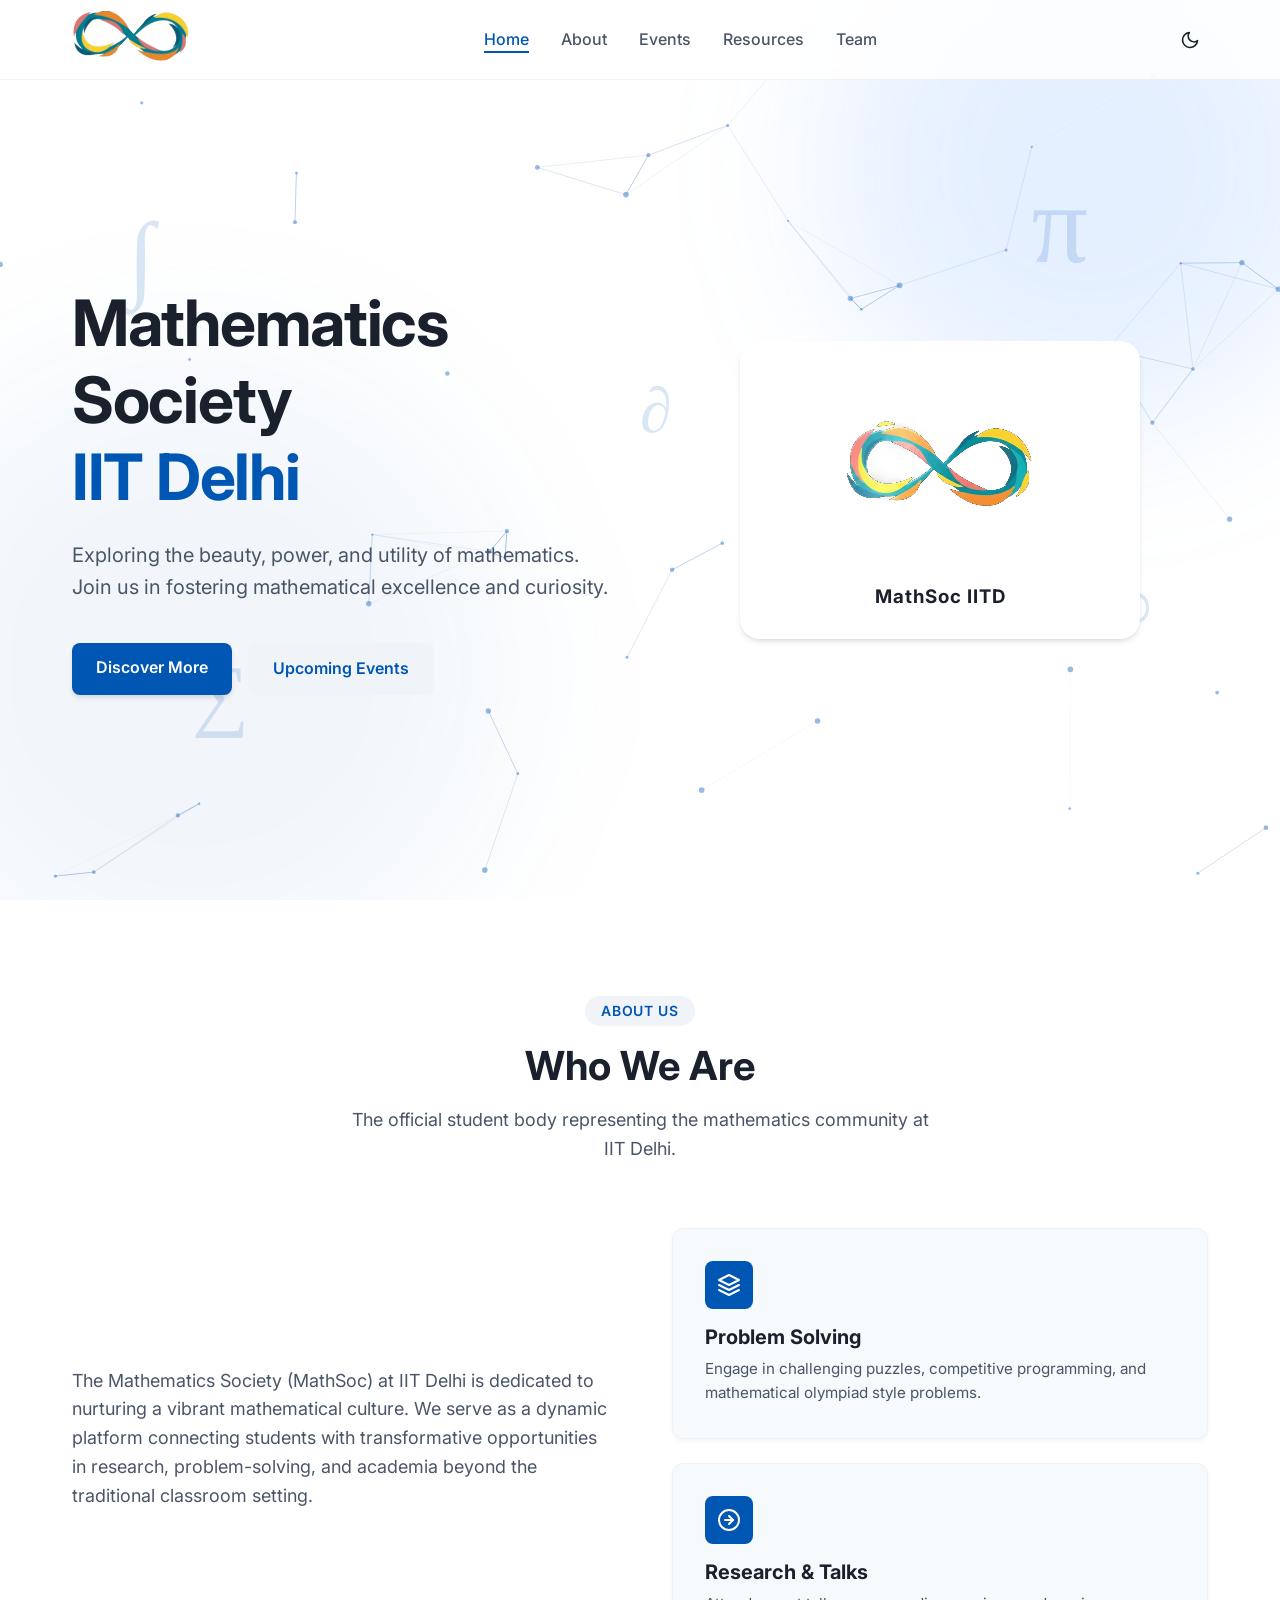
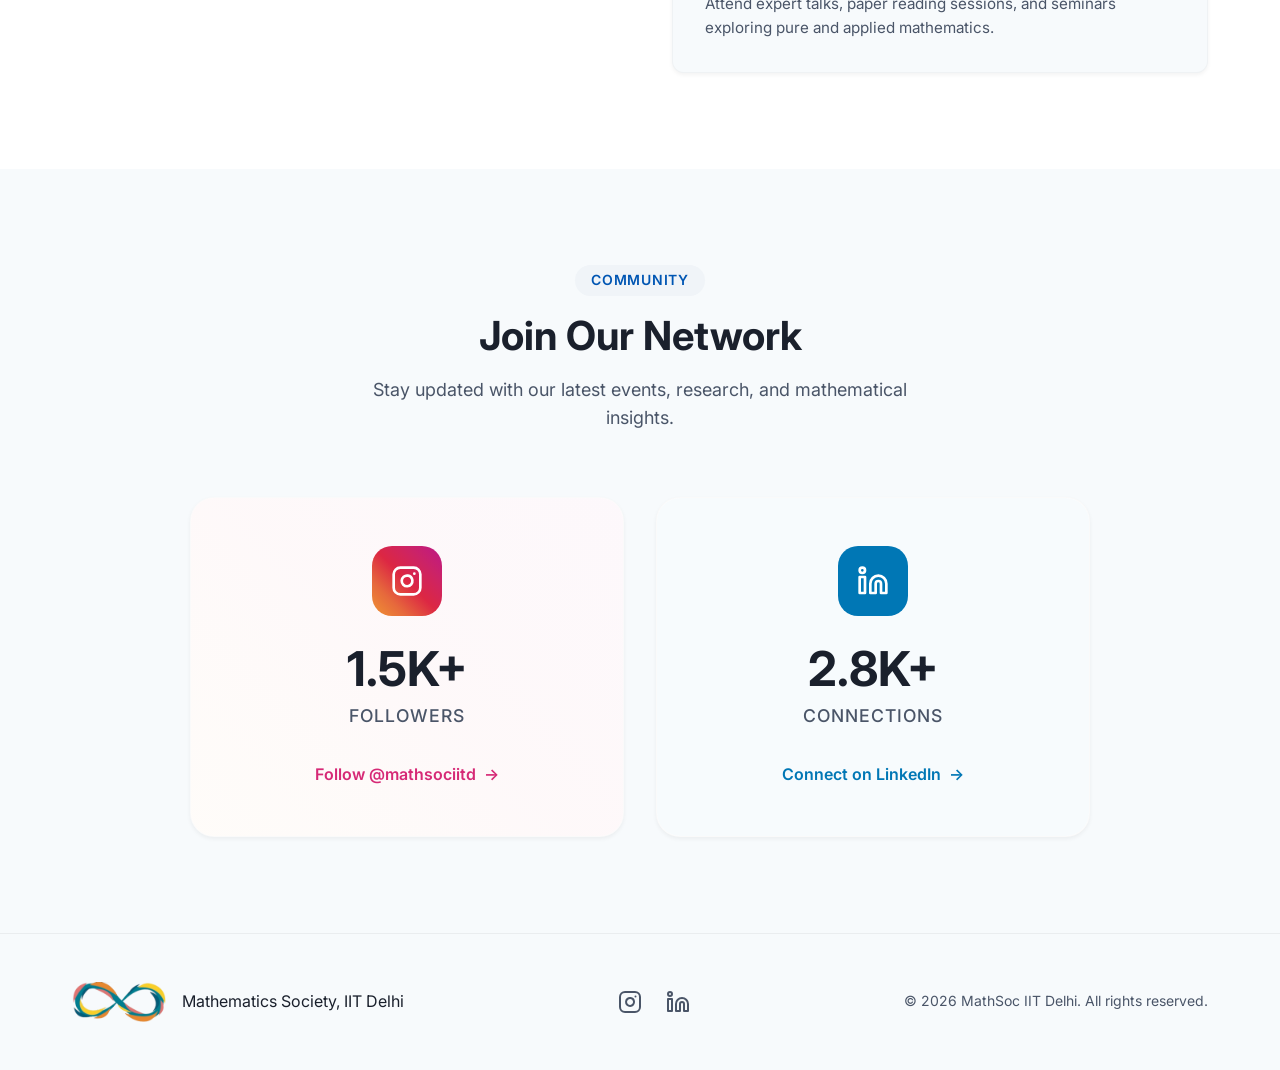
<file: index.html>
<!DOCTYPE html>
<html lang="en">
<head>
  <meta charset="UTF-8">
  <meta name="viewport" content="width=device-width, initial-scale=1.0">
  <title>MathSoc - Mathematics Society, IIT Delhi</title>
  <meta name="description" content="Mathematics Society, IIT Delhi - Fostering Excellence in Mathematics">
  <!-- Google Fonts: Inter for a modern, clean typography -->
  <link rel="preconnect" href="https://fonts.googleapis.com">
  <link rel="preconnect" href="https://fonts.gstatic.com" crossorigin>
  <link href="https://fonts.googleapis.com/css2?family=Inter:wght@300;400;500;600;700&display=swap" rel="stylesheet">
  <link rel="stylesheet" href="styles.css?v=2">
</head>
<body>
  <!-- Navbar -->
  <header class="navbar">
    <div class="container nav-container">
      <div class="logo-container">
        <img src="mathsoc.png" alt="MathSoc Logo" class="logo">
      </div>
      <nav class="nav-links">
        <ul>
          <li><a href="#home" class="active">Home</a></li>
          <li><a href="#about">About</a></li>
          <li><a href="#events">Events</a></li>
          <li><a href="resources.html">Resources</a></li>
          <li><a href="team.html">Team</a></li>
        </ul>
      </nav>
      
      <div class="nav-actions">
        <button id="theme-toggle" class="theme-toggle" aria-label="Toggle Dark Mode">
          <!-- Sun Icon -->
          <svg class="sun-icon" xmlns="http://www.w3.org/2000/svg" width="20" height="20" viewBox="0 0 24 24" fill="none" stroke="currentColor" stroke-width="2" stroke-linecap="round" stroke-linejoin="round"><circle cx="12" cy="12" r="5"></circle><line x1="12" y1="1" x2="12" y2="3"></line><line x1="12" y1="21" x2="12" y2="23"></line><line x1="4.22" y1="4.22" x2="5.64" y2="5.64"></line><line x1="18.36" y1="18.36" x2="19.78" y2="19.78"></line><line x1="1" y1="12" x2="3" y2="12"></line><line x1="21" y1="12" x2="23" y2="12"></line><line x1="4.22" y1="19.78" x2="5.64" y2="18.36"></line><line x1="18.36" y1="5.64" x2="19.78" y2="4.22"></line></svg>
          <!-- Moon Icon -->
          <svg class="moon-icon" xmlns="http://www.w3.org/2000/svg" width="20" height="20" viewBox="0 0 24 24" fill="none" stroke="currentColor" stroke-width="2" stroke-linecap="round" stroke-linejoin="round"><path d="M21 12.79A9 9 0 1 1 11.21 3 7 7 0 0 0 21 12.79z"></path></svg>
        </button>
        
        <div class="mobile-menu-btn">
          <span></span>
          <span></span>
          <span></span>
        </div>
      </div>
    </div>
  </header>

  <main>
    <!-- Hero Section -->
    <section id="home" class="hero">
      <div class="hero-bg-shapes">
        <!-- Canvas for Graph Theory Network Background -->
        <canvas id="networkCanvas"></canvas>
        
        <div class="shape shape-1"></div>
        <div class="shape shape-2"></div>
        <!-- Math Floating Elements -->
        <div class="math-symbol symbol-1">∫</div>
        <div class="math-symbol symbol-2">∑</div>
        <div class="math-symbol symbol-3">π</div>
        <div class="math-symbol symbol-4">∞</div>
        <div class="math-symbol symbol-5">∂</div>
      </div>
      <div class="container hero-container">
        <div class="hero-content fade-in-up">
          <h1 class="hero-title">Mathematics Society <br/><span class="highlight">IIT Delhi</span></h1>
          <p class="hero-subtitle">Exploring the beauty, power, and utility of mathematics. Join us in fostering mathematical excellence and curiosity.</p>
          <div class="hero-cta">
            <a href="#about" class="btn btn-primary">Discover More</a>
            <a href="#events" class="btn btn-secondary">Upcoming Events</a>
          </div>
        </div>
        
        <!-- Interactive Logo Widget -->
        <div class="hero-widget fade-in-up" style="animation-delay: 0.2s;">
          <div class="widget-container" id="logoWidget" title="Hover to reverse animation!">
            <video id="logoVideo" autoplay muted playsinline preload="auto">
                <source src="scrubbable_widget.webm" type="video/webm">
                Your browser does not support the video tag.
            </video>
            <h3 class="widget-text">MathSoc IITD</h3>
          </div>
        </div>
      </div>
    </section>

    <!-- About Section -->
    <section id="about" class="about">
      <div class="container">
        <div class="section-header reveal">
          <span class="badge">About Us</span>
          <h2 class="section-title">Who We Are</h2>
          <p class="section-desc">The official student body representing the mathematics community at IIT Delhi.</p>
        </div>
        
        <div class="about-grid">
          <div class="about-text reveal">
            <p>The Mathematics Society (MathSoc) at IIT Delhi is dedicated to nurturing a vibrant mathematical culture. We serve as a dynamic platform connecting students with transformative opportunities in research, problem-solving, and academia beyond the traditional classroom setting.</p>
          </div>
          
          <div class="features-container">
            <div class="feature-card reveal" style="transition-delay: 0.1s;">
              <div class="feature-icon">
                <!-- SVG Icon for Problem Solving -->
                <svg xmlns="http://www.w3.org/2000/svg" width="24" height="24" viewBox="0 0 24 24" fill="none" stroke="currentColor" stroke-width="2" stroke-linecap="round" stroke-linejoin="round"><polygon points="12 2 2 7 12 12 22 7 12 2"></polygon><polyline points="2 17 12 22 22 17"></polyline><polyline points="2 12 12 17 22 12"></polyline></svg>
              </div>
              <h3>Problem Solving</h3>
              <p>Engage in challenging puzzles, competitive programming, and mathematical olympiad style problems.</p>
            </div>
            
            <div class="feature-card reveal" style="transition-delay: 0.2s;">
              <div class="feature-icon">
                <!-- SVG Icon for Research -->
                <svg xmlns="http://www.w3.org/2000/svg" width="24" height="24" viewBox="0 0 24 24" fill="none" stroke="currentColor" stroke-width="2" stroke-linecap="round" stroke-linejoin="round"><circle cx="12" cy="12" r="10"></circle><polyline points="12 16 16 12 12 8"></polyline><line x1="8" y1="12" x2="16" y2="12"></line></svg>
              </div>
              <h3>Research & Talks</h3>
              <p>Attend expert talks, paper reading sessions, and seminars exploring pure and applied mathematics.</p>
            </div>
          </div>
        </div>
      </div>
    </section>

    <!-- Social Stats Section -->
    <section id="social" class="panels-section">
      <div class="container">
        <div class="section-header reveal">
          <span class="badge">Community</span>
          <h2 class="section-title">Join Our Network</h2>
          <p class="section-desc">Stay updated with our latest events, research, and mathematical insights.</p>
        </div>
        
        <div class="social-panels-grid">
          <!-- Instagram Panel -->
          <a href="https://www.instagram.com/mathsociitd/?hl=en" target="_blank" class="social-panel-card instagram reveal" style="transition-delay: 0.1s;">
            <div class="social-bg"></div>
            <div class="social-icon">
              <svg xmlns="http://www.w3.org/2000/svg" width="32" height="32" viewBox="0 0 24 24" fill="none" stroke="currentColor" stroke-width="2" stroke-linecap="round" stroke-linejoin="round"><rect x="2" y="2" width="20" height="20" rx="5" ry="5"></rect><path d="M16 11.37A4 4 0 1 1 12.63 8 4 4 0 0 1 16 11.37z"></path><line x1="17.5" y1="6.5" x2="17.51" y2="6.5"></line></svg>
            </div>
            <div class="social-stats">
              <h3 class="counter">1.5K+</h3>
              <p>Followers</p>
            </div>
            <div class="social-action">
              <span>Follow @mathsociitd</span>
              <span class="arrow">→</span>
            </div>
          </a>

          <!-- LinkedIn Panel -->
          <a href="https://www.linkedin.com/company/mathsoc-iit-delhi?originalSubdomain=in" target="_blank" class="social-panel-card linkedin reveal" style="transition-delay: 0.2s;">
            <div class="social-bg"></div>
            <div class="social-icon">
              <svg xmlns="http://www.w3.org/2000/svg" width="32" height="32" viewBox="0 0 24 24" fill="none" stroke="currentColor" stroke-width="2" stroke-linecap="round" stroke-linejoin="round"><path d="M16 8a6 6 0 0 1 6 6v7h-4v-7a2 2 0 0 0-2-2 2 2 0 0 0-2 2v7h-4v-7a6 6 0 0 1 6-6z"></path><rect x="2" y="9" width="4" height="12"></rect><circle cx="4" cy="4" r="2"></circle></svg>
            </div>
            <div class="social-stats">
              <h3 class="counter">2.8K+</h3>
              <p>Connections</p>
            </div>
            <div class="social-action">
              <span>Connect on LinkedIn</span>
              <span class="arrow">→</span>
            </div>
          </a>
        </div>
      </div>
    </section>
  </main>

  <footer class="footer">
    <div class="container footer-container">
      <div class="footer-left">
        <img src="mathsoc.png" alt="MathSoc Logo" class="footer-logo">
        <p>Mathematics Society, IIT Delhi</p>
      </div>
      
      <div class="footer-social">
        <a href="https://www.instagram.com/mathsociitd/?hl=en" target="_blank" aria-label="Instagram">
          <svg xmlns="http://www.w3.org/2000/svg" width="24" height="24" viewBox="0 0 24 24" fill="none" stroke="currentColor" stroke-width="2" stroke-linecap="round" stroke-linejoin="round"><rect x="2" y="2" width="20" height="20" rx="5" ry="5"></rect><path d="M16 11.37A4 4 0 1 1 12.63 8 4 4 0 0 1 16 11.37z"></path><line x1="17.5" y1="6.5" x2="17.51" y2="6.5"></line></svg>
        </a>
        <a href="https://www.linkedin.com/company/mathsoc-iit-delhi?originalSubdomain=in" target="_blank" aria-label="LinkedIn">
          <svg xmlns="http://www.w3.org/2000/svg" width="24" height="24" viewBox="0 0 24 24" fill="none" stroke="currentColor" stroke-width="2" stroke-linecap="round" stroke-linejoin="round"><path d="M16 8a6 6 0 0 1 6 6v7h-4v-7a2 2 0 0 0-2-2 2 2 0 0 0-2 2v7h-4v-7a6 6 0 0 1 6-6z"></path><rect x="2" y="9" width="4" height="12"></rect><circle cx="4" cy="4" r="2"></circle></svg>
        </a>
      </div>

      <div class="footer-right">
        <p>&copy; 2026 MathSoc IIT Delhi. All rights reserved.</p>
      </div>
    </div>
  </footer>

  <script src="script.js"></script>
</body>
</html>
</file>
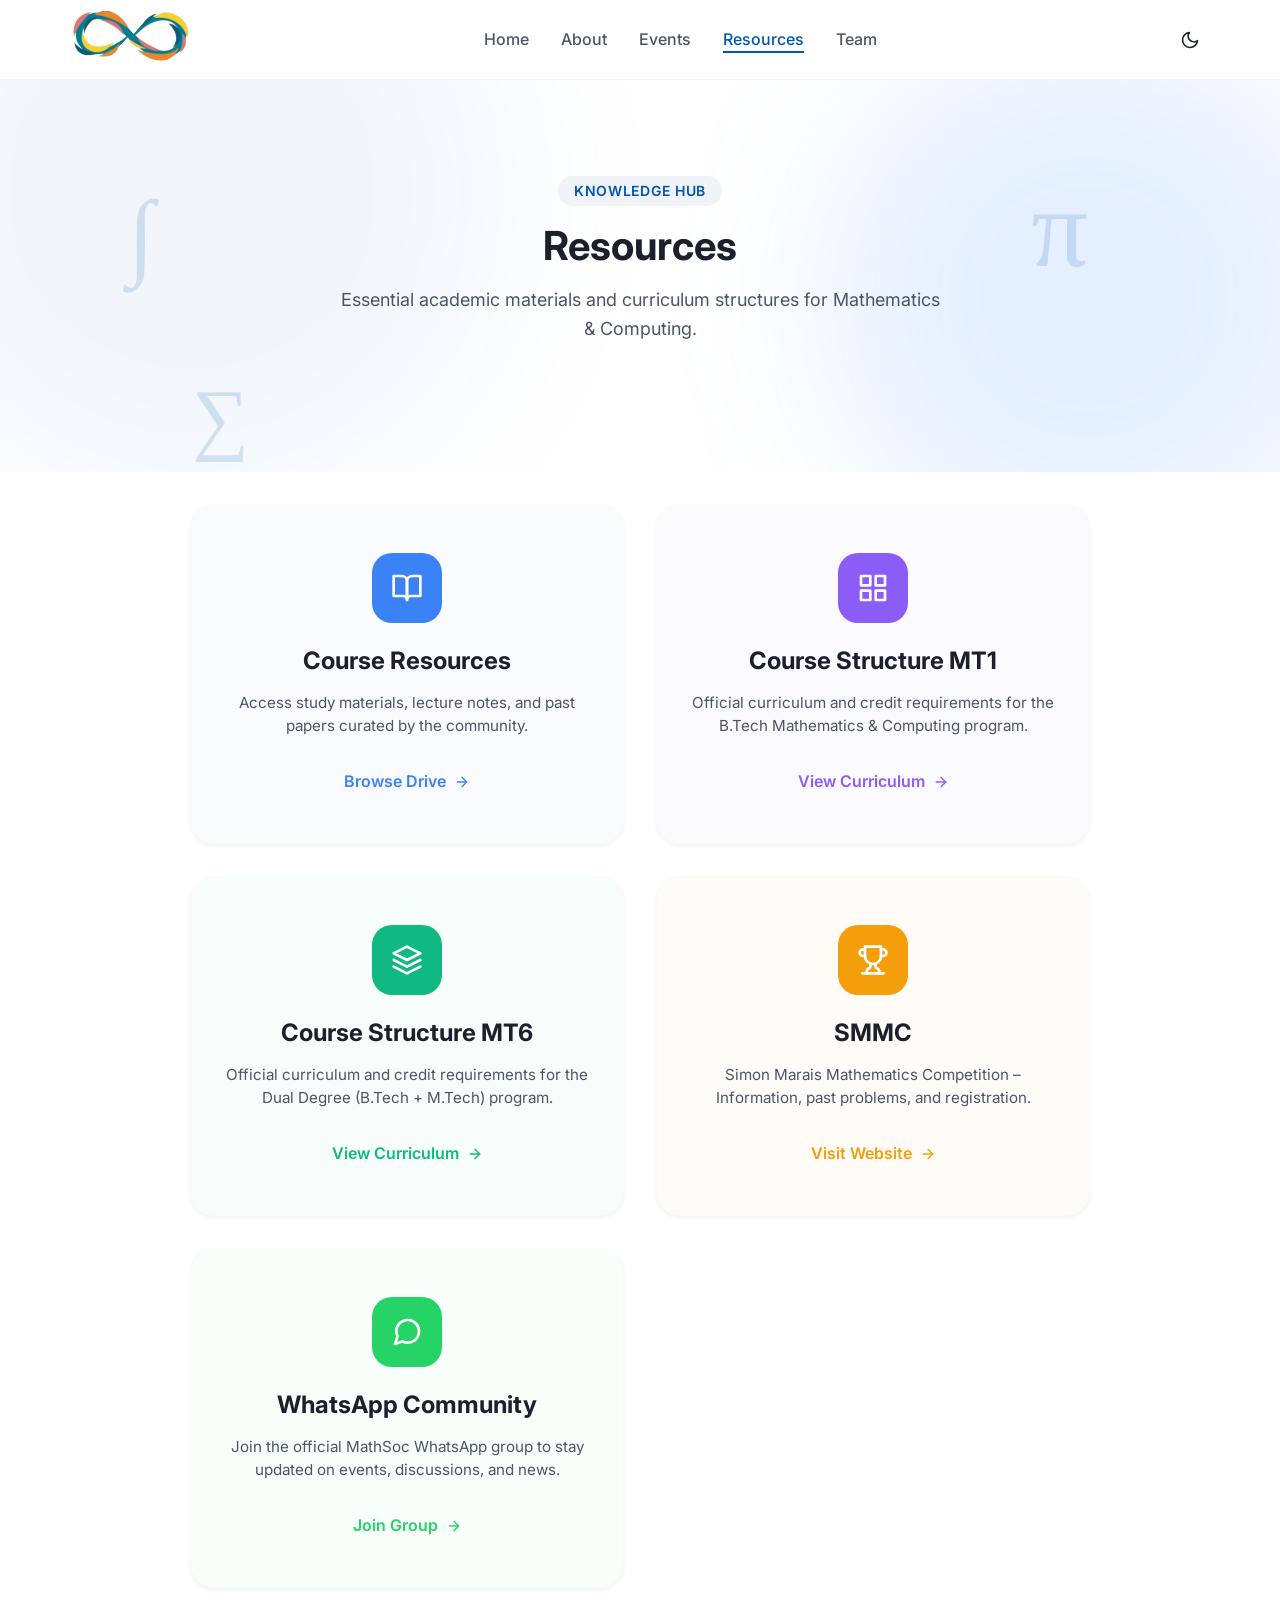
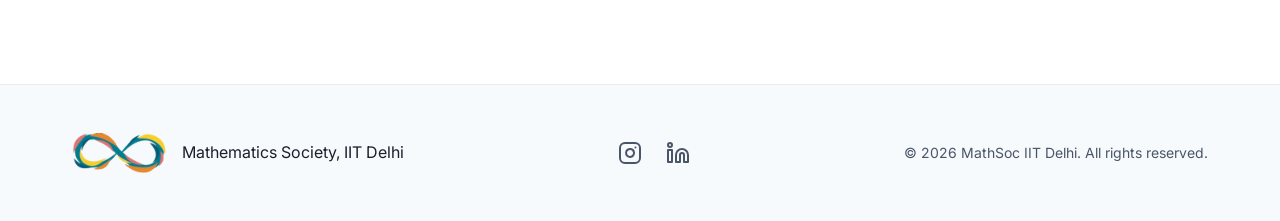
<file: resources.html>
<!DOCTYPE html>
<html lang="en">
<head>
  <meta charset="UTF-8">
  <meta name="viewport" content="width=device-width, initial-scale=1.0">
  <title>MathSoc - Resources</title>
  <meta name="description" content="Academic and community resources for Mathematics & Computing at IIT Delhi">
  <link rel="preconnect" href="https://fonts.googleapis.com">
  <link rel="preconnect" href="https://fonts.gstatic.com" crossorigin>
  <link href="https://fonts.googleapis.com/css2?family=Inter:wght@300;400;500;600;700&display=swap" rel="stylesheet">
  <link rel="stylesheet" href="styles.css?v=8">
</head>
<body>
  <!-- Navbar -->
  <header class="navbar">
    <div class="container nav-container">
      <div class="logo-container">
        <a href="index.html"><img src="mathsoc.png" alt="MathSoc Logo" class="logo"></a>
      </div>
      <nav class="nav-links">
        <ul>
          <li><a href="index.html">Home</a></li>
          <li><a href="index.html#about">About</a></li>
          <li><a href="index.html#events">Events</a></li>
          <li><a href="resources.html" class="active">Resources</a></li>
          <li><a href="team.html">Team</a></li>
        </ul>
      </nav>
      
      <div class="nav-actions">
        <button id="theme-toggle" class="theme-toggle" aria-label="Toggle Dark Mode">
          <!-- Sun Icon -->
          <svg class="sun-icon" xmlns="http://www.w3.org/2000/svg" width="20" height="20" viewBox="0 0 24 24" fill="none" stroke="currentColor" stroke-width="2" stroke-linecap="round" stroke-linejoin="round"><circle cx="12" cy="12" r="5"></circle><line x1="12" y1="1" x2="12" y2="3"></line><line x1="12" y1="21" x2="12" y2="23"></line><line x1="4.22" y1="4.22" x2="5.64" y2="5.64"></line><line x1="18.36" y1="18.36" x2="19.78" y2="19.78"></line><line x1="1" y1="12" x2="3" y2="12"></line><line x1="21" y1="12" x2="23" y2="12"></line><line x1="4.22" y1="19.78" x2="5.64" y2="18.36"></line><line x1="18.36" y1="5.64" x2="19.78" y2="4.22"></line></svg>
          <!-- Moon Icon -->
          <svg class="moon-icon" xmlns="http://www.w3.org/2000/svg" width="20" height="20" viewBox="0 0 24 24" fill="none" stroke="currentColor" stroke-width="2" stroke-linecap="round" stroke-linejoin="round"><path d="M21 12.79A9 9 0 1 1 11.21 3 7 7 0 0 0 21 12.79z"></path></svg>
        </button>
        
        <div class="mobile-menu-btn">
          <span></span>
          <span></span>
          <span></span>
        </div>
      </div>
    </div>
  </header>

  <main class="team-page">
    <section class="team-header">
      <div class="hero-bg-shapes">
        <div class="shape shape-1"></div>
        <div class="shape shape-2"></div>
        <div class="math-symbol symbol-1">∫</div>
        <div class="math-symbol symbol-2">∑</div>
        <div class="math-symbol symbol-3">π</div>
      </div>
      <div class="container section-header reveal" style="position: relative; z-index: 1;">
        <span class="badge">Knowledge Hub</span>
        <h1 class="section-title">Resources</h1>
        <p class="section-desc">Essential academic materials and curriculum structures for Mathematics & Computing.</p>
      </div>
    </section>

    <!-- Resources Grid Section -->
    <section class="team-section" style="padding-bottom: 6rem;">
      <div class="container">
        <div class="social-panels-grid reveal">
          
          <!-- Course Resources -->
          <a href="https://tinyurl.com/IITDMNC" target="_blank" class="resource-card" style="--res-color: #3b82f6;">
            <div class="social-bg"></div>
            <div class="social-icon">
              <svg xmlns="http://www.w3.org/2000/svg" width="32" height="32" viewBox="0 0 24 24" fill="none" stroke="currentColor" stroke-width="2" stroke-linecap="round" stroke-linejoin="round"><path d="M2 3h6a4 4 0 0 1 4 4v14a3 3 0 0 0-3-3H2z"></path><path d="M22 3h-6a4 4 0 0 0-4 4v14a3 3 0 0 1 3-3h7z"></path></svg>
            </div>
            <h3>Course Resources</h3>
            <p>Access study materials, lecture notes, and past papers curated by the community.</p>
            <div class="social-action">
              <span>Browse Drive</span>
              <svg class="arrow" xmlns="http://www.w3.org/2000/svg" width="16" height="16" viewBox="0 0 24 24" fill="none" stroke="currentColor" stroke-width="2" stroke-linecap="round" stroke-linejoin="round"><line x1="5" y1="12" x2="19" y2="12"></line><polyline points="12 5 19 12 12 19"></polyline></svg>
            </div>
          </a>

          <!-- MT1 Structure -->
          <a href="https://courses.iitd.ac.in/programs/b-tech-mathematics-computing" target="_blank" class="resource-card" style="--res-color: #8b5cf6;">
            <div class="social-bg"></div>
            <div class="social-icon">
              <svg xmlns="http://www.w3.org/2000/svg" width="32" height="32" viewBox="0 0 24 24" fill="none" stroke="currentColor" stroke-width="2" stroke-linecap="round" stroke-linejoin="round"><rect x="3" y="3" width="7" height="7"></rect><rect x="14" y="3" width="7" height="7"></rect><rect x="14" y="14" width="7" height="7"></rect><rect x="3" y="14" width="7" height="7"></rect></svg>
            </div>
            <h3>Course Structure MT1</h3>
            <p>Official curriculum and credit requirements for the B.Tech Mathematics & Computing program.</p>
            <div class="social-action">
              <span>View Curriculum</span>
              <svg class="arrow" xmlns="http://www.w3.org/2000/svg" width="16" height="16" viewBox="0 0 24 24" fill="none" stroke="currentColor" stroke-width="2" stroke-linecap="round" stroke-linejoin="round"><line x1="5" y1="12" x2="19" y2="12"></line><polyline points="12 5 19 12 12 19"></polyline></svg>
            </div>
          </a>

          <!-- MT6 Structure -->
          <a href="https://courses.iitd.ac.in/programs/btech-and-mtech-mathematics-computing" target="_blank" class="resource-card" style="--res-color: #10b981;">
            <div class="social-bg"></div>
            <div class="social-icon">
              <svg xmlns="http://www.w3.org/2000/svg" width="32" height="32" viewBox="0 0 24 24" fill="none" stroke="currentColor" stroke-width="2" stroke-linecap="round" stroke-linejoin="round"><polygon points="12 2 2 7 12 12 22 7 12 2"></polygon><polyline points="2 17 12 22 22 17"></polyline><polyline points="2 12 12 17 22 12"></polyline></svg>
            </div>
            <h3>Course Structure MT6</h3>
            <p>Official curriculum and credit requirements for the Dual Degree (B.Tech + M.Tech) program.</p>
            <div class="social-action">
              <span>View Curriculum</span>
              <svg class="arrow" xmlns="http://www.w3.org/2000/svg" width="16" height="16" viewBox="0 0 24 24" fill="none" stroke="currentColor" stroke-width="2" stroke-linecap="round" stroke-linejoin="round"><line x1="5" y1="12" x2="19" y2="12"></line><polyline points="12 5 19 12 12 19"></polyline></svg>
            </div>
          </a>

          <!-- SMMC -->
          <a href="https://www.simonmarais.org/" target="_blank" class="resource-card" style="--res-color: #f59e0b;">
            <div class="social-bg"></div>
            <div class="social-icon">
              <svg xmlns="http://www.w3.org/2000/svg" width="32" height="32" viewBox="0 0 24 24" fill="none" stroke="currentColor" stroke-width="2" stroke-linecap="round" stroke-linejoin="round"><path d="M6 9H4.5a2.5 2.5 0 0 1 0-5H6"></path><path d="M18 9h1.5a2.5 2.5 0 0 0 0-5H18"></path><path d="M4 22h16"></path><path d="M10 14.66V17c0 .55-.47.98-.97 1.21C7.85 18.75 7 20.24 7 22"></path><path d="M14 14.66V17c0 .55.47.98.97 1.21C16.15 18.75 17 20.24 17 22"></path><path d="M18 2H6v7a6 6 0 0 0 12 0V2z"></path></svg>
            </div>
            <h3>SMMC</h3>
            <p>Simon Marais Mathematics Competition – Information, past problems, and registration.</p>
            <div class="social-action">
              <span>Visit Website</span>
              <svg class="arrow" xmlns="http://www.w3.org/2000/svg" width="16" height="16" viewBox="0 0 24 24" fill="none" stroke="currentColor" stroke-width="2" stroke-linecap="round" stroke-linejoin="round"><line x1="5" y1="12" x2="19" y2="12"></line><polyline points="12 5 19 12 12 19"></polyline></svg>
            </div>
          </a>

          <!-- WhatsApp Community -->
          <a href="https://chat.whatsapp.com/EtfioFffsSaKiruFYM1XTD?s=cl&p=a&ilr=1&amv=2" target="_blank" class="resource-card" style="--res-color: #25D366;">
            <div class="social-bg"></div>
            <div class="social-icon">
              <svg xmlns="http://www.w3.org/2000/svg" width="32" height="32" viewBox="0 0 24 24" fill="none" stroke="currentColor" stroke-width="2" stroke-linecap="round" stroke-linejoin="round"><path d="M21 11.5a8.38 8.38 0 0 1-.9 3.8 8.5 8.5 0 0 1-7.6 4.7 8.38 8.38 0 0 1-3.8-.9L3 21l1.9-5.7a8.38 8.38 0 0 1-.9-3.8 8.5 8.5 0 0 1 4.7-7.6 8.38 8.38 0 0 1 3.8-.9h.5a8.48 8.48 0 0 1 8 8v.5z"></path></svg>
            </div>
            <h3>WhatsApp Community</h3>
            <p>Join the official MathSoc WhatsApp group to stay updated on events, discussions, and news.</p>
            <div class="social-action">
              <span>Join Group</span>
              <svg class="arrow" xmlns="http://www.w3.org/2000/svg" width="16" height="16" viewBox="0 0 24 24" fill="none" stroke="currentColor" stroke-width="2" stroke-linecap="round" stroke-linejoin="round"><line x1="5" y1="12" x2="19" y2="12"></line><polyline points="12 5 19 12 12 19"></polyline></svg>
            </div>
          </a>

        </div>
      </div>
    </section>

  </main>

  <footer class="footer">
    <div class="container footer-container">
      <div class="footer-left">
        <img src="mathsoc.png" alt="MathSoc Logo" class="footer-logo">
        <p>Mathematics Society, IIT Delhi</p>
      </div>
      
      <div class="footer-social">
        <a href="https://www.instagram.com/mathsociitd/?hl=en" target="_blank" aria-label="Instagram">
          <svg xmlns="http://www.w3.org/2000/svg" width="24" height="24" viewBox="0 0 24 24" fill="none" stroke="currentColor" stroke-width="2" stroke-linecap="round" stroke-linejoin="round"><rect x="2" y="2" width="20" height="20" rx="5" ry="5"></rect><path d="M16 11.37A4 4 0 1 1 12.63 8 4 4 0 0 1 16 11.37z"></path><line x1="17.5" y1="6.5" x2="17.51" y2="6.5"></line></svg>
        </a>
        <a href="https://www.linkedin.com/company/mathsoc-iit-delhi?originalSubdomain=in" target="_blank" aria-label="LinkedIn">
          <svg xmlns="http://www.w3.org/2000/svg" width="24" height="24" viewBox="0 0 24 24" fill="none" stroke="currentColor" stroke-width="2" stroke-linecap="round" stroke-linejoin="round"><path d="M16 8a6 6 0 0 1 6 6v7h-4v-7a2 2 0 0 0-2-2 2 2 0 0 0-2 2v7h-4v-7a6 6 0 0 1 6-6z"></path><rect x="2" y="9" width="4" height="12"></rect><circle cx="4" cy="4" r="2"></circle></svg>
        </a>
      </div>

      <div class="footer-right">
        <p>&copy; 2026 MathSoc IIT Delhi. All rights reserved.</p>
      </div>
    </div>
  </footer>

  <script src="script.js"></script>
</body>
</html>
</file>
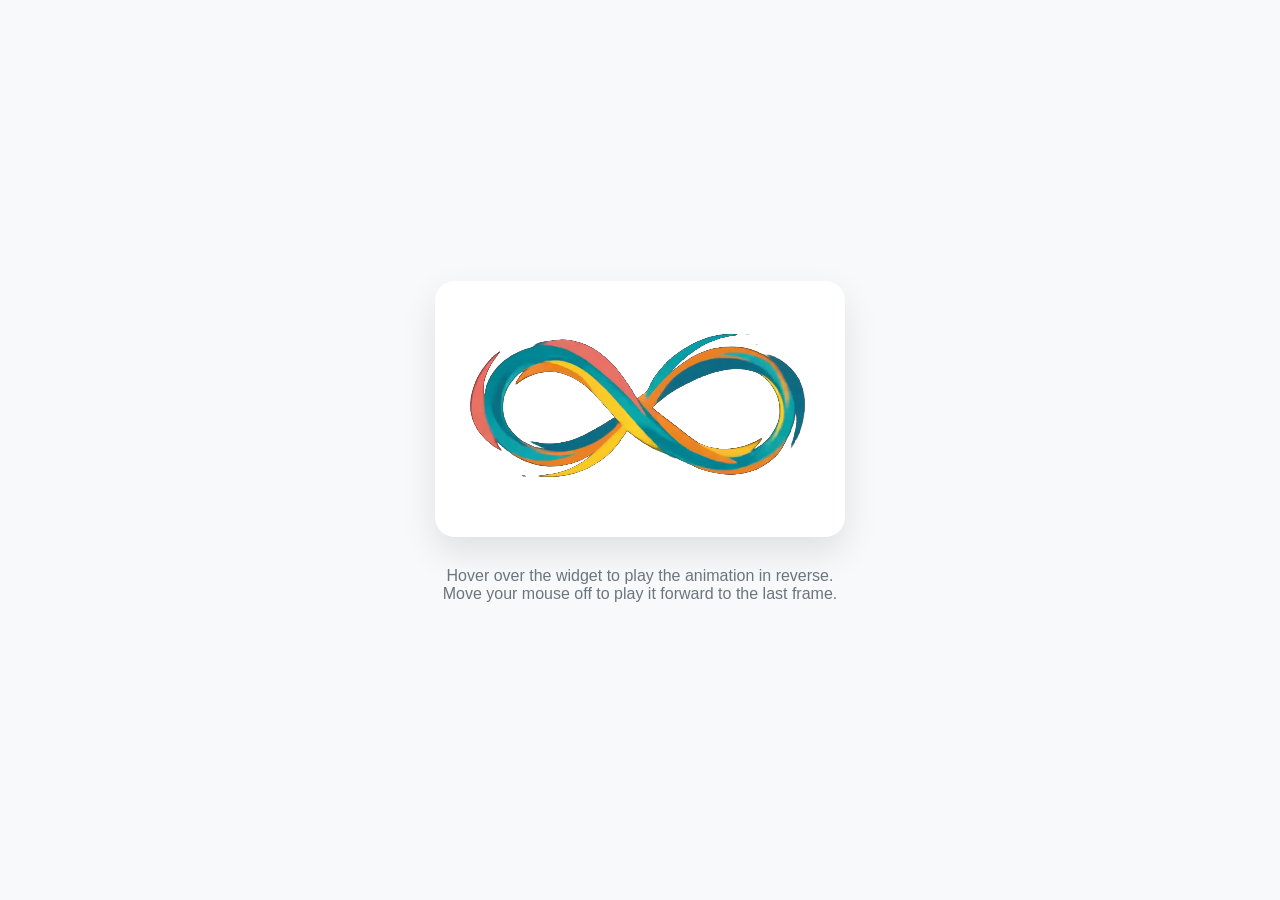
<file: widget.html>
<!DOCTYPE html>
<html lang="en">
<head>
    <meta charset="UTF-8">
    <meta name="viewport" content="width=device-width, initial-scale=1.0">
    <title>Interactive Logo Widget</title>
    <style>
        body {
            display: flex;
            flex-direction: column;
            justify-content: center;
            align-items: center;
            min-height: 100vh;
            background-color: #f8f9fa;
            margin: 0;
            font-family: 'Segoe UI', Tahoma, Geneva, Verdana, sans-serif;
        }

        .widget-container {
            width: 350px; /* Adjust size of your widget here */
            background: white;
            border-radius: 20px;
            box-shadow: 0 15px 35px rgba(0,0,0,0.1);
            padding: 30px;
            cursor: pointer;
            display: flex;
            justify-content: center;
            align-items: center;
            transition: transform 0.3s ease, box-shadow 0.3s ease;
        }

        .widget-container:hover {
            transform: translateY(-5px);
            box-shadow: 0 20px 40px rgba(0,0,0,0.15);
        }

        video {
            width: 100%;
            height: auto;
            pointer-events: none; /* Allows the container to handle all hover events perfectly */
        }

        .instructions {
            margin-top: 30px;
            color: #6c757d;
            text-align: center;
            max-width: 400px;
        }
    </style>
</head>
<body>

    <div class="widget-container" id="logoWidget">
        <video id="logoVideo" muted playsinline preload="auto">
            <!-- Now using a special intra-frame encoded webm for perfect scrubbing -->
            <source src="scrubbable_widget.webm" type="video/webm">
            Your browser does not support the video tag.
        </video>
    </div>

    <p class="instructions">
        Hover over the widget to play the animation in reverse. Move your mouse off to play it forward to the last frame.
    </p>

    <script>
        const widget = document.getElementById('logoWidget');
        const video = document.getElementById('logoVideo');
        
        let scrubInterval;

        // Force manual control over playback
        video.pause();

        let initialized = false;

        video.addEventListener('loadedmetadata', () => {
            if (!initialized) {
                video.currentTime = video.duration;
                initialized = true;
            }
        });

        video.addEventListener('canplay', () => {
            if (!initialized && video.currentTime === 0 && video.duration > 0) {
                video.currentTime = video.duration;
                initialized = true;
            }
        });

        widget.addEventListener('mouseenter', () => {
            clearInterval(scrubInterval);
            scrubInterval = setInterval(() => {
                // Step backwards 0.04 seconds per frame (~25fps)
                let newTime = video.currentTime - 0.04;
                if (newTime <= 0) {
                    video.currentTime = 0;
                    clearInterval(scrubInterval);
                } else {
                    video.currentTime = newTime;
                }
            }, 30);
        });

        widget.addEventListener('mouseleave', () => {
            clearInterval(scrubInterval);
            scrubInterval = setInterval(() => {
                // Step forwards 0.04 seconds per frame (~25fps)
                let newTime = video.currentTime + 0.04;
                if (newTime >= video.duration) {
                    video.currentTime = video.duration;
                    clearInterval(scrubInterval);
                } else {
                    video.currentTime = newTime;
                }
            }, 30);
        });
    </script>
</body>
</html>
</file>
<file: styles.css>
/* 
  MathSoc IIT Delhi - Stylesheet 
  Modern, Light Theme Aesthetic
*/

:root {
  /* Colors */
  --color-primary: #0056b3;
  --color-primary-light: #4d94ff;
  --color-secondary: #f0f4f8;
  --color-text-main: #1a202c;
  --color-text-muted: #4a5568;
  --color-bg: #ffffff;
  --color-bg-alt: #f7fafc;
  --color-glass: rgba(255, 255, 255, 0.85);
  --color-glow-1: rgba(77, 148, 255, 0.15);
  --color-glow-2: rgba(0, 86, 179, 0.05);
  
  /* Layout */
  --nav-height: 80px;
  --radius-sm: 8px;
  --radius-md: 12px;
  --radius-lg: 24px;
  --container-width: 1200px;
  
  /* Shadows */
  --shadow-sm: 0 2px 4px rgba(0,0,0,0.05);
  --shadow-md: 0 4px 6px -1px rgba(0,0,0,0.1), 0 2px 4px -1px rgba(0,0,0,0.06);
  --shadow-lg: 0 10px 15px -3px rgba(0,0,0,0.1), 0 4px 6px -2px rgba(0,0,0,0.05);
  
  /* Transitions */
  --transition-fast: 0.2s ease;
  --transition-slow: 0.5s ease;
  --transition-normal: 0.3s ease;
}

[data-theme="dark"] {
  --color-bg: #0f172a;
  --color-bg-alt: #1e293b;
  --color-primary: #38bdf8;
  --color-secondary: #0c4a6e;
  --color-text-main: #f8fafc;
  --color-text-muted: #94a3b8;
  --color-border: #334155;
  --color-glass: rgba(15, 23, 42, 0.85);
  --color-glow-1: rgba(56, 189, 248, 0.15);
  --color-glow-2: rgba(12, 74, 110, 0.4);
  --shadow-sm: 0 1px 2px 0 rgba(0, 0, 0, 0.5);
  --shadow-md: 0 4px 6px -1px rgba(0, 0, 0, 0.5);
  --shadow-lg: 0 10px 15px -3px rgba(0, 0, 0, 0.5);
}

* {
  margin: 0;
  padding: 0;
  box-sizing: border-box;
}

html {
  scroll-behavior: smooth;
}

body {
  font-family: 'Inter', -apple-system, BlinkMacSystemFont, 'Segoe UI', Roboto, Helvetica, Arial, sans-serif;
  color: var(--color-text-main);
  background-color: var(--color-bg);
  line-height: 1.6;
  overflow-x: hidden;
}

a {
  text-decoration: none;
  color: inherit;
}

ul {
  list-style: none;
}

.container {
  max-width: var(--container-width);
  margin: 0 auto;
  padding: 0 2rem;
}

/* ==========================================================================
   Typography
   ========================================================================== */
h1, h2, h3, h4 {
  font-weight: 700;
  line-height: 1.2;
}

/* ==========================================================================
   Buttons
   ========================================================================== */
.btn {
  display: inline-block;
  padding: 0.75rem 1.5rem;
  border-radius: var(--radius-sm);
  font-weight: 600;
  transition: all var(--transition-normal);
  cursor: pointer;
  text-align: center;
}

.btn-primary {
  background-color: var(--color-primary);
  color: white;
  box-shadow: var(--shadow-md);
}

.btn-primary:hover {
  background-color: var(--color-primary-light);
  transform: translateY(-2px);
  box-shadow: var(--shadow-lg);
}

.btn-secondary {
  background-color: var(--color-secondary);
  color: var(--color-primary);
  border: 1px solid transparent;
}

.btn-secondary:hover {
  background-color: #e2e8f0;
  transform: translateY(-2px);
}

/* ==========================================================================
   Navbar
   ========================================================================== */
.navbar {
  position: fixed;
  top: 0;
  left: 0;
  width: 100%;
  height: var(--nav-height);
  background: var(--color-glass);
  backdrop-filter: blur(10px);
  -webkit-backdrop-filter: blur(10px);
  z-index: 1000;
  border-bottom: 1px solid rgba(0,0,0,0.05);
  transition: background-color var(--transition-normal), box-shadow var(--transition-normal);
}

.navbar.scrolled {
  box-shadow: var(--shadow-sm);
}

.nav-container {
  display: flex;
  justify-content: space-between;
  align-items: center;
  height: 100%;
}

.logo-container .logo {
  max-height: 50px;
  width: auto;
  object-fit: contain;
}

.nav-links ul {
  display: flex;
  gap: 2rem;
}

.nav-links a {
  font-weight: 500;
  color: var(--color-text-muted);
  position: relative;
  transition: color var(--transition-fast);
}

.nav-links a:hover, .nav-links a.active {
  color: var(--color-primary);
}

.nav-links a::after {
  content: '';
  position: absolute;
  bottom: -4px;
  left: 0;
  width: 0;
  height: 2px;
  background-color: var(--color-primary);
  transition: width var(--transition-normal);
}

.nav-links a:hover::after, .nav-links a.active::after {
  width: 100%;
}

.mobile-menu-btn {
  display: none;
  flex-direction: column;
  gap: 5px;
  cursor: pointer;
}

.mobile-menu-btn span {
  display: block;
  width: 25px;
  height: 3px;
  background-color: var(--color-text-main);
  transition: all var(--transition-fast);
  border-radius: 2px;
}

/* ==========================================================================
   Hero Section
   ========================================================================== */
.hero {
  position: relative;
  min-height: 100vh;
  display: flex;
  align-items: center;
  padding-top: var(--nav-height);
  background-color: var(--color-bg);
  overflow: hidden;
}

.hero-bg-shapes {
  position: absolute;
  top: 0;
  left: 0;
  width: 100%;
  height: 100%;
  z-index: 0;
  overflow: hidden;
}

#networkCanvas {
  position: absolute;
  top: 0;
  left: 0;
  width: 100%;
  height: 100%;
  z-index: -2;
  opacity: 0.8;
}

.shape {
  position: absolute;
  border-radius: 50%;
  filter: blur(80px);
  z-index: -1;
}

.shape-1 {
  top: -10%;
  right: -5%;
  width: 40vw;
  height: 40vw;
  background-color: var(--color-glow-1);
}

.shape-2 {
  bottom: -10%;
  left: -10%;
  width: 50vw;
  height: 50vw;
  background-color: var(--color-glow-2);
}

/* Math Symbols Floating */
.math-symbol {
  position: absolute;
  font-family: 'Times New Roman', Times, serif; /* Traditional math font feel */
  font-size: 4rem;
  color: rgba(0, 86, 179, 0.15);
  user-select: none;
  z-index: 0;
  animation: floatMath 15s infinite ease-in-out alternate;
}

.symbol-1 { top: 20%; left: 10%; font-size: 6rem; animation-delay: 0s; }
.symbol-2 { top: 70%; left: 15%; font-size: 5rem; animation-delay: -3s; }
.symbol-3 { top: 15%; right: 15%; font-size: 7rem; animation-delay: -7s; }
.symbol-4 { top: 60%; right: 10%; font-size: 5rem; animation-delay: -2s; }
.symbol-5 { top: 40%; left: 50%; font-size: 4rem; animation-delay: -5s; }

@keyframes floatMath {
  0% { transform: translate(0, 0) rotate(0deg); }
  33% { transform: translate(30px, -50px) rotate(15deg); }
  66% { transform: translate(-20px, 20px) rotate(-10deg); }
  100% { transform: translate(40px, 40px) rotate(5deg); }
}

.hero-container {
  position: relative;
  z-index: 1;
  display: flex;
  justify-content: space-between;
  align-items: center;
  gap: 4rem;
  width: 100%;
}

.hero-content {
  flex: 1;
  max-width: 600px;
}

.hero-widget {
  flex: 1;
  display: flex;
  justify-content: center;
  align-items: center;
}

.widget-container {
  width: 100%;
  max-width: 400px;
  background: var(--color-bg);
  backdrop-filter: blur(10px);
  border-radius: 20px;
  box-shadow: var(--shadow-md);
  padding: 30px;
  cursor: pointer;
  display: flex;
  flex-direction: column;
  justify-content: center;
  align-items: center;
  transition: transform 0.3s ease, box-shadow 0.3s ease;
  border: 1px solid var(--color-border);
}

.widget-container:hover {
  transform: translateY(-5px);
  box-shadow: var(--shadow-lg);
}

.widget-container video {
  width: 100%;
  height: auto;
  pointer-events: none;
}

/* Safari WebM Alpha Fallback */
.widget-container.safari-fallback {
  background-color: #000000 !important;
  border-color: #1a1a1a !important;
}

.widget-container.safari-fallback .widget-text {
  color: #ffffff !important;
}

.widget-text {
  color: var(--color-text-main);
  margin-top: 1.5rem;
  font-weight: 700;
  letter-spacing: 1px;
  text-align: center;
}

.hero-title {
  font-size: 4rem;
  margin-bottom: 1.5rem;
  color: var(--color-text-main);
  letter-spacing: -0.02em;
}

.hero-title .highlight {
  color: var(--color-primary);
}

.hero-subtitle {
  font-size: 1.25rem;
  color: var(--color-text-muted);
  margin-bottom: 2.5rem;
}

.hero-cta {
  display: flex;
  gap: 1rem;
}

.nav-actions {
  display: flex;
  align-items: center;
  gap: 0.5rem;
}

.theme-toggle {
  background: none;
  border: none;
  color: var(--color-text-main);
  cursor: pointer;
  padding: 0.5rem;
  display: flex;
  align-items: center;
  justify-content: center;
  transition: color var(--transition-fast);
}

.theme-toggle:hover {
  color: var(--color-primary);
}

.theme-toggle .sun-icon {
  display: none;
}

[data-theme="dark"] .theme-toggle .moon-icon {
  display: none;
}

[data-theme="dark"] .theme-toggle .sun-icon {
  display: block;
}

/* ==========================================================================
   About Section
   ========================================================================== */
.about {
  padding: 6rem 0;
  background-color: var(--color-bg);
}

.section-header {
  text-align: center;
  margin-bottom: 4rem;
}

.badge {
  display: inline-block;
  padding: 0.25rem 1rem;
  background-color: var(--color-secondary);
  color: var(--color-primary);
  border-radius: 20px;
  font-size: 0.875rem;
  font-weight: 600;
  text-transform: uppercase;
  letter-spacing: 0.05em;
  margin-bottom: 1rem;
}

.section-title {
  font-size: 2.5rem;
  margin-bottom: 1rem;
}

.section-desc {
  font-size: 1.125rem;
  color: var(--color-text-muted);
  max-width: 600px;
  margin: 0 auto;
}

.about-grid {
  display: grid;
  grid-template-columns: 1fr 1fr;
  gap: 4rem;
  align-items: center;
}

.about-text p {
  font-size: 1.125rem;
  color: var(--color-text-muted);
  margin-bottom: 1.5rem;
}

.features-container {
  display: flex;
  flex-direction: column;
  gap: 1.5rem;
}

.feature-card {
  background-color: var(--color-bg-alt);
  padding: 2rem;
  border-radius: var(--radius-md);
  box-shadow: var(--shadow-sm);
  transition: transform var(--transition-normal), box-shadow var(--transition-normal);
  border: 1px solid rgba(0,0,0,0.03);
}

.feature-card:hover {
  transform: translateY(-5px);
  box-shadow: var(--shadow-lg);
}

.feature-icon {
  display: inline-flex;
  align-items: center;
  justify-content: center;
  width: 48px;
  height: 48px;
  background-color: var(--color-primary);
  color: white;
  border-radius: var(--radius-sm);
  margin-bottom: 1rem;
}

.feature-card h3 {
  font-size: 1.25rem;
  margin-bottom: 0.5rem;
}

.feature-card p {
  color: var(--color-text-muted);
  font-size: 0.95rem;
}

/* ==========================================================================
   Panels Section
   ========================================================================== */
.panels-section {
  padding: 6rem 0;
  background-color: var(--color-bg-alt);
}

.social-panels-grid {
  display: grid;
  grid-template-columns: repeat(auto-fit, minmax(300px, 1fr));
  gap: 2rem;
  max-width: 900px;
  margin: 0 auto;
}

.social-panel-card {
  background-color: var(--color-bg);
  border-radius: var(--radius-lg);
  box-shadow: var(--shadow-sm);
  padding: 3rem 2rem;
  text-decoration: none;
  display: flex;
  flex-direction: column;
  align-items: center;
  text-align: center;
  position: relative;
  overflow: hidden;
  transition: transform var(--transition-normal), box-shadow var(--transition-normal);
  border: 1px solid rgba(0,0,0,0.02);
  z-index: 1;
}

.social-panel-card:hover {
  transform: translateY(-8px);
  box-shadow: var(--shadow-lg);
}

.social-bg {
  position: absolute;
  top: 0;
  left: 0;
  width: 100%;
  height: 100%;
  opacity: 0.03;
  z-index: -1;
  transition: opacity var(--transition-normal);
}

.social-panel-card.instagram .social-bg {
  background: linear-gradient(45deg, #f09433 0%, #e6683c 25%, #dc2743 50%, #cc2366 75%, #bc1888 100%);
}

.social-panel-card.linkedin .social-bg {
  background: #0077b5;
}

.social-panel-card:hover .social-bg {
  opacity: 0.08;
}

.social-icon {
  width: 70px;
  height: 70px;
  display: flex;
  align-items: center;
  justify-content: center;
  border-radius: 20px;
  margin-bottom: 1.5rem;
  color: white;
  transition: transform var(--transition-normal);
}

.social-panel-card.instagram .social-icon {
  background: linear-gradient(45deg, #f09433 0%, #e6683c 25%, #dc2743 50%, #cc2366 75%, #bc1888 100%);
}

.social-panel-card.linkedin .social-icon {
  background: #0077b5;
}

.social-panel-card:hover .social-icon {
  transform: scale(1.1) rotate(5deg);
}

.social-stats h3 {
  font-size: 3rem;
  font-weight: 700;
  color: var(--color-text-main);
  margin-bottom: 0.25rem;
}

.social-stats p {
  color: var(--color-text-muted);
  font-size: 1.1rem;
  font-weight: 500;
  text-transform: uppercase;
  letter-spacing: 1px;
  margin-bottom: 2rem;
}

.social-action {
  margin-top: auto;
  display: flex;
  align-items: center;
  gap: 0.5rem;
  font-weight: 600;
  font-size: 1rem;
}

.social-panel-card.instagram .social-action {
  color: #d62976;
}

.social-panel-card.linkedin .social-action {
  color: #0077b5;
}

.social-action .arrow {
  transition: transform var(--transition-fast);
}

.social-panel-card:hover .social-action .arrow {
  transform: translateX(5px);
}

/* ==========================================================================
   Resource Cards
   ========================================================================== */
.resource-card {
  background-color: var(--color-bg);
  border-radius: var(--radius-lg);
  box-shadow: var(--shadow-sm);
  padding: 3rem 2rem;
  text-decoration: none;
  display: flex;
  flex-direction: column;
  align-items: center;
  text-align: center;
  position: relative;
  overflow: hidden;
  transition: transform var(--transition-normal), box-shadow var(--transition-normal);
  border: 1px solid rgba(0,0,0,0.02);
  z-index: 1;
}

.resource-card:hover {
  transform: translateY(-8px);
  box-shadow: var(--shadow-lg);
}

.resource-card .social-bg {
  position: absolute;
  top: 0;
  left: 0;
  width: 100%;
  height: 100%;
  background: var(--res-color, var(--primary));
  opacity: 0.03;
  z-index: -1;
  transition: opacity var(--transition-normal);
}

.resource-card:hover .social-bg {
  opacity: 0.08;
}

.resource-card .social-icon {
  width: 70px;
  height: 70px;
  display: flex;
  align-items: center;
  justify-content: center;
  border-radius: 20px;
  margin-bottom: 1.5rem;
  background: var(--res-color, var(--primary));
  color: white;
  transition: transform var(--transition-normal);
}

.resource-card:hover .social-icon {
  transform: scale(1.1) rotate(5deg);
}

.resource-card h3 {
  font-size: 1.5rem;
  font-weight: 700;
  color: var(--color-text-main);
  margin-bottom: 1rem;
}

.resource-card p {
  color: var(--color-text-muted);
  font-size: 0.95rem;
  line-height: 1.5;
  margin-bottom: 2rem;
}

.resource-card .social-action {
  margin-top: auto;
  display: flex;
  align-items: center;
  gap: 0.5rem;
  font-weight: 600;
  font-size: 1rem;
  color: var(--res-color, var(--primary));
}

.resource-card .social-action .arrow {
  transition: transform var(--transition-fast);
}

.resource-card:hover .social-action .arrow {
  transform: translateX(5px);
}

/* ==========================================================================
   Footer
   ========================================================================== */
.footer {
  background-color: var(--color-bg-alt);
  padding: 3rem 0;
  border-top: 1px solid rgba(0,0,0,0.05);
}

.footer-container {
  display: flex;
  justify-content: space-between;
  align-items: center;
  flex-wrap: wrap;
  gap: 2rem;
}

.footer-left {
  display: flex;
  align-items: center;
  gap: 1rem;
}

.footer-logo {
  max-height: 40px;
}

.footer-social {
  display: flex;
  gap: 1.5rem;
  align-items: center;
}

.footer-social a {
  color: var(--color-text-muted);
  transition: color var(--transition-fast), transform var(--transition-fast);
  display: flex;
  align-items: center;
  justify-content: center;
}

.footer-social a:hover {
  color: var(--color-primary);
  transform: translateY(-2px);
}

.footer-right p {
  color: var(--color-text-muted);
  font-size: 0.875rem;
}

/* ==========================================================================
   Animations & Responsive
   ========================================================================== */

/* Fade in up animation for hero */
@keyframes fadeInUp {
  from {
    opacity: 0;
    transform: translateY(20px);
  }
  to {
    opacity: 1;
    transform: translateY(0);
  }
}

.fade-in-up {
  animation: fadeInUp 0.8s ease both;
}

/* Scroll reveal utility classes */
.reveal {
  opacity: 0;
  transform: translateY(30px);
  transition: all 0.8s ease;
}

.reveal.active {
  opacity: 1;
  transform: translateY(0);
}

/* Media Queries */
@media (max-width: 992px) {
  .about-grid {
    grid-template-columns: 1fr;
    gap: 3rem;
  }
  
  .hero-title {
    font-size: 3rem;
  }

  .hero-container {
    flex-direction: column;
    text-align: center;
    gap: 3rem;
    padding-top: 2rem;
  }
  
  .hero-cta {
    justify-content: center;
  }
}

@media (max-width: 768px) {
  .nav-links {
    position: fixed;
    top: var(--nav-height);
    left: -100%;
    width: 100%;
    height: calc(100vh - var(--nav-height));
    background-color: var(--color-bg);
    flex-direction: column;
    align-items: center;
    padding-top: 2rem;
    transition: left var(--transition-normal);
  }
  
  .nav-links.active {
    left: 0;
  }
  
  .nav-links ul {
    flex-direction: column;
    text-align: center;
    gap: 2rem;
  }
  
  .mobile-menu-btn {
    display: flex;
  }
  
  /* Mobile menu open animation for hamburger */
  .mobile-menu-btn.active span:nth-child(1) {
    transform: translateY(8px) rotate(45deg);
  }
  .mobile-menu-btn.active span:nth-child(2) {
    opacity: 0;
  }
  .mobile-menu-btn.active span:nth-child(3) {
    transform: translateY(-8px) rotate(-45deg);
  }
  
  .footer-container {
    flex-direction: column;
    gap: 1.5rem;
    text-align: center;
  }

  /* Additional mobile fixes */
  .hero-title {
    font-size: 2.25rem;
  }
  
  .hero-subtitle {
    font-size: 1.1rem;
  }
  
  .hero-cta {
    flex-wrap: wrap;
  }
  
  .math-symbol {
    opacity: 0.5; /* Boost visibility slightly on mobile */
  }
  .symbol-1 { font-size: 3rem; }
  .symbol-2 { font-size: 2.5rem; }
  .symbol-3 { font-size: 3.5rem; }
  .symbol-4 { font-size: 2.5rem; }
  .symbol-5 { font-size: 2rem; }
  
  .about, .panels-section {
    padding: 4rem 0;
  }
  
  .social-panels-grid {
    grid-template-columns: 1fr;
  }
  
  .social-panel-card {
    padding: 2rem 1.5rem;
  }
  
  .section-title {
    font-size: 2rem;
  }
}

/* ========================================= */
/* TEAM PAGE STYLES */
/* ========================================= */

.team-page {
  padding-top: var(--nav-height);
}

.team-header {
  padding: 6rem 0 4rem;
  position: relative;
  overflow: hidden;
}

.team-section {
  padding: 2rem 0;
}

.text-center {
  text-align: center;
}

.team-tier-title {
  text-align: center;
  font-size: 2.2rem;
  margin: 0 auto 3rem auto;
  color: var(--text-color);
  font-weight: 700;
  position: relative;
  display: block;
  width: 100%;
}

.team-tier-title::after {
  content: '';
  position: absolute;
  bottom: -10px;
  left: 50%;
  transform: translateX(-50%);
  width: 50px;
  height: 4px;
  background-color: var(--primary);
  border-radius: 2px;
}

.team-grid {
  display: grid;
  gap: 2.5rem;
  justify-content: center;
}

/* Specific Layouts */
.ocs-grid {
  grid-template-columns: repeat(2, 1fr);
  max-width: 800px;
  margin: 0 auto;
}

.ocs-grid > .team-card:first-child {
  grid-column: 1 / -1;
  justify-self: center;
  width: 100%;
  max-width: 400px;
}

.convenors-grid {
  grid-template-columns: repeat(3, 1fr);
  max-width: 900px;
  margin: 0 auto;
}

.coordis-grid {
  grid-template-columns: repeat(4, 1fr);
  max-width: 1100px;
  margin: 0 auto;
}

.exes-grid {
  grid-template-columns: repeat(5, 1fr);
  gap: 1.5rem;
  max-width: 1200px;
  margin: 0 auto;
}

/* Team Card */
.team-card {
  background: var(--color-surface);
  border: 1px solid var(--color-border);
  border-radius: var(--border-radius-lg);
  padding: 2rem 1.5rem;
  text-align: center;
  transition: all var(--transition-normal);
  display: flex;
  flex-direction: column;
  align-items: center;
  box-shadow: var(--shadow-sm);
  position: relative;
  overflow: hidden;
}

.team-card::before {
  content: '';
  position: absolute;
  top: 0;
  left: 0;
  width: 100%;
  height: 100%;
  background: linear-gradient(135deg, rgba(255, 255, 255, 0.1), rgba(255, 255, 255, 0));
  z-index: 0;
}

[data-theme="dark"] .team-card::before {
  background: linear-gradient(135deg, rgba(255, 255, 255, 0.05), rgba(255, 255, 255, 0));
}

.team-card:hover {
  transform: translateY(-10px);
  box-shadow: var(--shadow-lg);
  border-color: var(--primary);
}

.member-img-wrapper {
  width: 100%;
  max-width: 160px;
  aspect-ratio: 3 / 4;
  height: auto;
  border-radius: 16px;
  margin: 0 auto 1.5rem auto;
  position: relative;
  z-index: 1;
  border: 4px solid transparent;
  background: linear-gradient(white, white) padding-box,
              linear-gradient(135deg, var(--primary), var(--secondary)) border-box;
  padding: 4px;
}

[data-theme="dark"] .member-img-wrapper {
  background: linear-gradient(var(--color-surface), var(--color-surface)) padding-box,
              linear-gradient(135deg, var(--primary), var(--secondary)) border-box;
}

.member-img {
  width: 100%;
  height: 100%;
  object-fit: cover;
  border-radius: 12px;
}

.member-name {
  font-size: 1.25rem;
  font-weight: 600;
  margin-bottom: 0.5rem;
  color: var(--text-color);
  z-index: 1;
}

.member-role {
  font-size: 0.95rem;
  color: var(--text-light);
  font-weight: 500;
  z-index: 1;
}

/* OC Card Enhancements */
.oc-card {
  padding: 3rem 2rem;
}

.oc-card .member-img-wrapper {
  max-width: 200px;
}

.oc-card .member-name {
  font-size: 1.5rem;
}

/* Exes Card Enhancements (Smaller) */
.exes-card {
  padding: 1.5rem 1rem;
}

.exes-card .member-img-wrapper {
  max-width: 120px;
  margin-bottom: 1rem;
}

.exes-card .member-name {
  font-size: 1.1rem;
}

/* Responsive Team Grid */
@media (max-width: 1024px) {
  .coordis-grid {
    grid-template-columns: repeat(3, 1fr);
  }
  .exes-grid {
    grid-template-columns: repeat(4, 1fr);
  }
}

@media (max-width: 768px) {
  .ocs-grid {
    grid-template-columns: repeat(1, 1fr);
    max-width: 400px;
  }
  .convenors-grid {
    grid-template-columns: repeat(1, 1fr);
    max-width: 400px;
  }
  .coordis-grid {
    grid-template-columns: repeat(2, 1fr);
  }
  .exes-grid {
    grid-template-columns: repeat(3, 1fr);
  }
  .oc-card .member-img-wrapper {
    max-width: 160px;
  }
}

@media (max-width: 480px) {
  .coordis-grid {
    grid-template-columns: repeat(1, 1fr);
  }
  .exes-grid {
    grid-template-columns: repeat(2, 1fr);
  }
  .exes-card .member-img-wrapper {
    max-width: 100px;
  }
  .exes-card .member-name {
    font-size: 0.95rem;
  }
}
</file>
